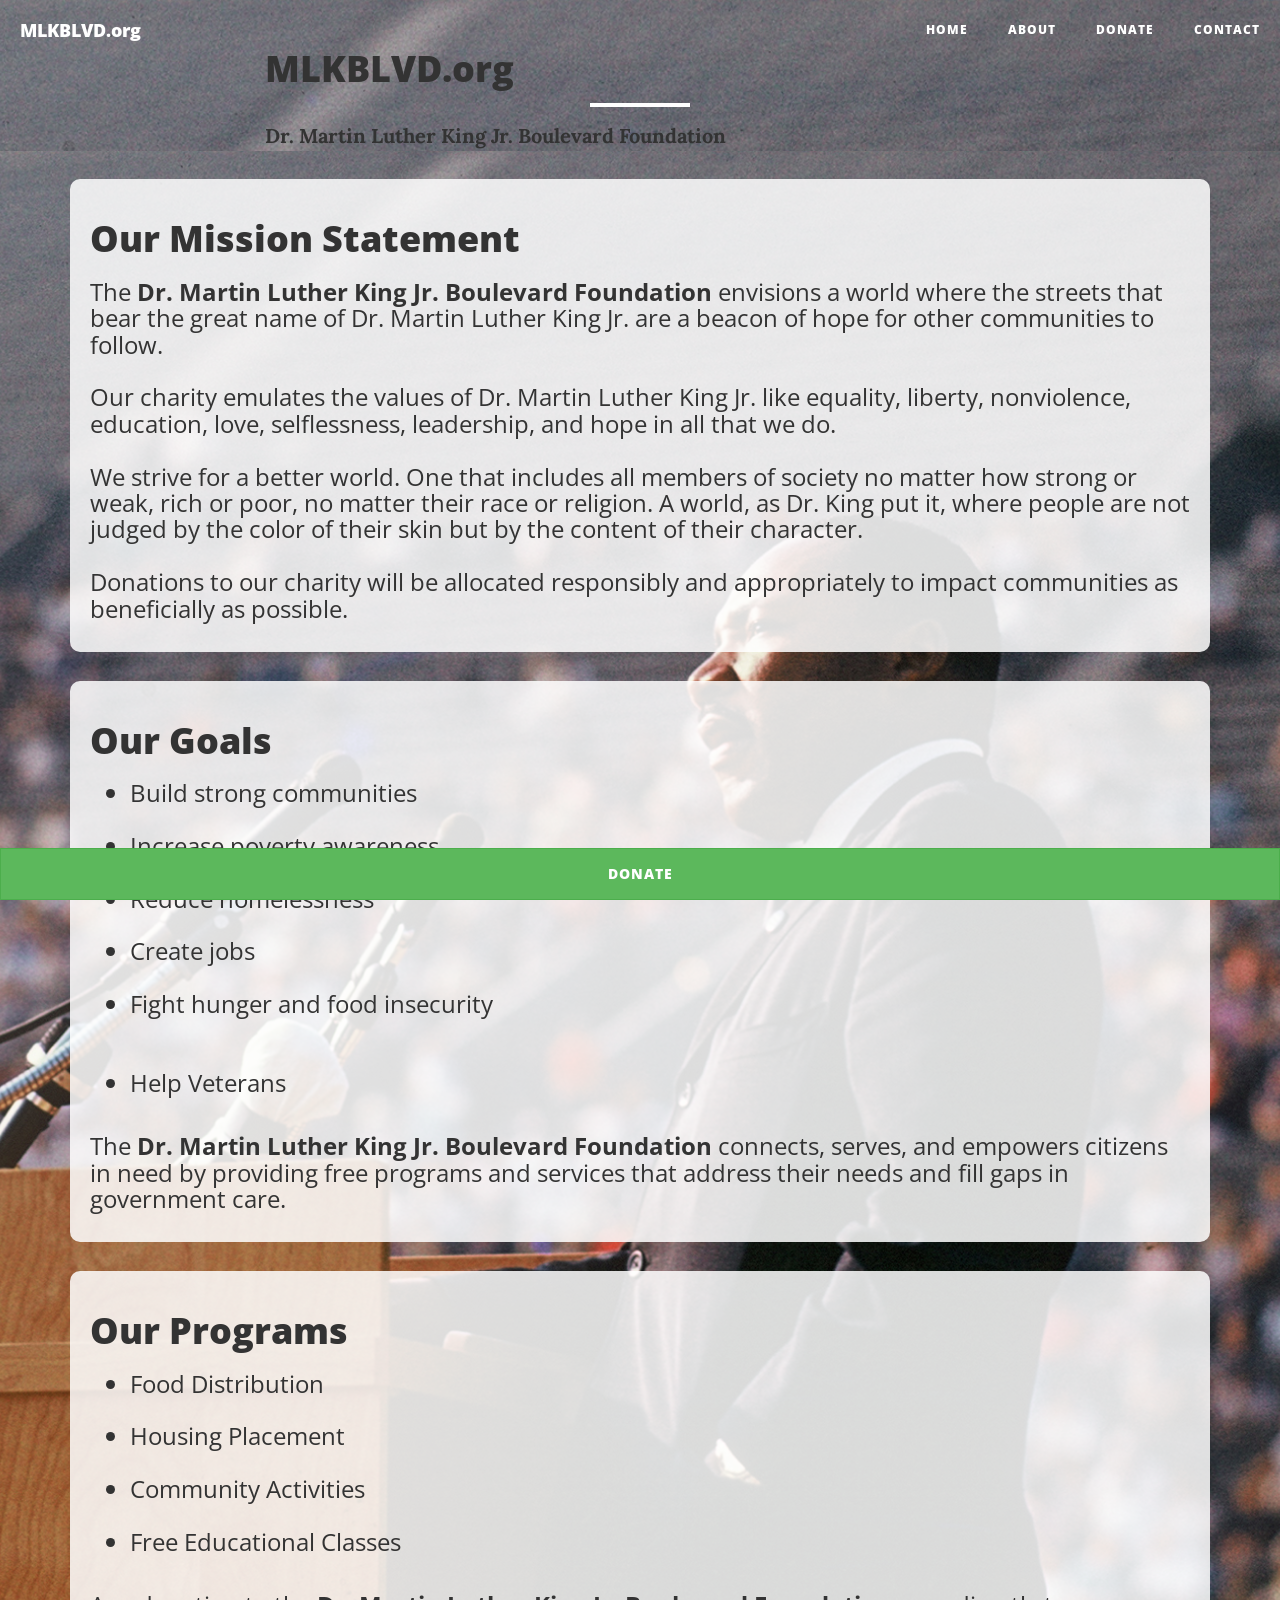
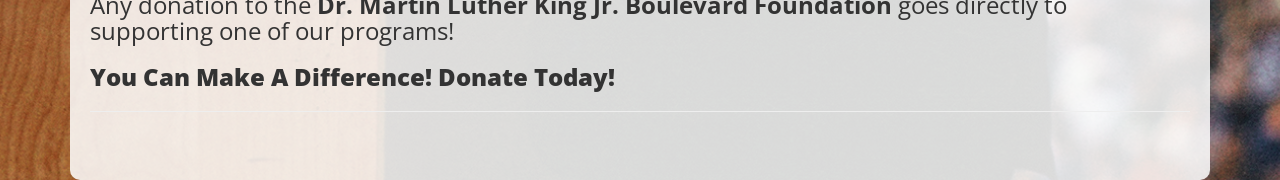
<file: index.html>
<!DOCTYPE html>

<html lang="en">

<head>


<meta charset="utf-8">
<meta http-equiv="X-UA-Compatible" content="IE=edge">
<meta name="viewport" content="width=device-width, initial-scale=1">
<meta name="description" content="">
<meta name="author" content="">

<title>MLKBLVD.org</title>
<!-- Bootstrap Core CSS -->
<link href="vendor/bootstrap/css/bootstrap.min.css" rel="stylesheet">

<!-- Theme CSS -->
<link href="css/clean-blog.min.css" rel="stylesheet">

<!-- Custom Fonts -->
<link href="vendor/font-awesome/css/font-awesome.min.css" rel="stylesheet" type="text/css">
<link href='https://fonts.googleapis.com/css?family=Lora:400,700,400italic,700italic' rel='stylesheet' type='text/css'>
<link href='https://fonts.googleapis.com/css?family=Open+Sans:300italic,400italic,600italic,700italic,800italic,400,300,600,700,800' rel='stylesheet' type='text/css'>

<!-- HTML5 Shim and Respond.js IE8 support of HTML5 elements and media queries -->
<!-- WARNING: Respond.js doesn't work if you view the page via file:// -->
<!--[if lt IE 9]>
    <script src="https://oss.maxcdn.com/libs/html5shiv/3.7.0/html5shiv.js"></script>
    <script src="https://oss.maxcdn.com/libs/respond.js/1.4.2/respond.min.js"></script>
<![endif]-->

</head>

<body>
<!-- Navigation -->
<nav class="navbar navbar-default navbar-custom navbar-fixed-top">
    <div class="container-fluid">
        <!-- Brand and toggle get grouped for better mobile display -->
        <div class="navbar-header page-scroll">
            <button type="button" class="navbar-toggle" data-toggle="collapse" data-target="#bs-example-navbar-collapse-1">
                <span class="sr-only">Toggle navigation</span>
                Menu <i class="fa fa-bars"></i>
            </button>
            <a class="navbar-brand" href="index.html">MLKBLVD.org</a>
        </div>

        <!-- Collect the nav links, forms, and other content for toggling -->
        <div class="collapse navbar-collapse" id="bs-example-navbar-collapse-1">
            <ul class="nav navbar-nav navbar-right">
                <li>
                    <a href="index.html">Home</a>
                </li>
                <li>
                    <a href="#text">About</a>
                </li>
                <li>
                    <a href="https://MLKBLVD.org/DONATE.html">Donate</a>
                </li>
                <li>
                    <a href="mailto:mlkblvd.org@gmail.com">Contact</a>
                </li>
            </ul>
        </div>
        <!-- /.navbar-collapse -->
    </div>
    <!-- /.container -->
</nav>

    <div style="background-image: url(img/mlk.jpg);background-position: 55%;background-repeat: no-repeat;background-size: cover;"><br>
    <div class="container">
        <div class="row">
            <div class="col-lg-8 col-lg-offset-2 col-md-10 col-md-offset-1">
                <div class="site-heading">
                    <h1>MLKBLVD.org</h1>
                    <hr class="small">
                    <span class="subheading"><b>Dr. Martin Luther King Jr. Boulevard Foundation</b></span>
                </div>
            </div>
        </div>
    </div>
</header>

<a href="https://MLKBLVD.org/DONATE.html" id="applyButton" class="btn btn-success btn-block" style="position:fixed;bottom:0%;z-index:100;">DONATE</a>

<div id="text" style="background-image: url(img/mlk.jpg);background-position: 55%;background-repeat: no-repeat;background-size: cover;"><br>
    <div class="container">
            <div class="post-preview">
                    <h1 class="post-title">
                        Our Mission Statement
                    </h1>
                    <h3 class="post-subtitle" style="font-weight:normal">
                        The <b>Dr. Martin Luther King Jr. Boulevard Foundation</b> envisions a world where the streets that bear the great name of Dr. Martin Luther King Jr. are a beacon of hope for other communities to follow.
                        <br><br>
                        Our charity emulates the values of Dr. Martin Luther King Jr. like equality, liberty, nonviolence, education, love, selflessness, leadership, and hope in all that we do.
                        <br><br>
                        We strive for a better world. One that includes all members of society no matter how strong or weak, rich or poor, no matter their race or religion. A world, as Dr. King put it, where people are not judged by the color of their skin but by the content of their character.
                        <br><br>
                        Donations to our charity will be allocated responsibly and appropriately to impact communities as beneficially as possible.
                        <br>

                    </h3>
            </div><br>
            <div class="post-preview" >
                    <h1 class="post-title">
                        Our Goals
                    </h1>
                    <h3 class="post-subtitle" style="font-weight:normal">
                        <ul>
                            <li>Build strong communities</li>
                            <br>
                            <li>Increase poverty awareness</li>
                            <br>
                            <li>Reduce homelessness</li>
                            <br>
                            <li>Create jobs</li>
                            <br>
                            <li>Fight hunger and food insecurity</li><br>
                            <br>
                            <li>Help Veterans</li><br>
                        </ul>
                        The <b>Dr. Martin Luther King Jr. Boulevard Foundation</b> connects, serves, and empowers citizens in need by providing free programs and services that address their needs and fill gaps in government care.
                    </h3>
            </div><br>
            <div class="post-preview">
                    <h1 class="post-title">
                        Our Programs
                    </h1>
                    <h3 class="post-subtitle" style="font-weight:normal">
                        <ul>
                            <li>Food Distribution</li>
                            <br>
                            <li>Housing Placement</li>
                            <br>
                            <li>Community Activities</li>
                            <br>
                            <li>Free Educational Classes</li><br>
                        </ul>
                        Any donation to the <b>Dr. Martin Luther King Jr. Boulevard Foundation</b> goes directly to supporting one of our programs!<br>
                        <h3>You Can Make A Difference! Donate Today!</h3>
                        <hr>
                        <br>
            </div>
        </div>
    </div>
</div>

<!-- jQuery -->
<script src="vendor/jquery/jquery.min.js"></script>

<!-- Bootstrap Core JavaScript -->
<script src="vendor/bootstrap/js/bootstrap.min.js"></script>

<!-- Contact Form JavaScript -->
<script src="js/jqBootstrapValidation.js"></script>
<script src="js/contact_me.js"></script>

<!-- Theme JavaScript -->
<script src="js/clean-blog.min.js"></script>
</body>

</html>
</file>
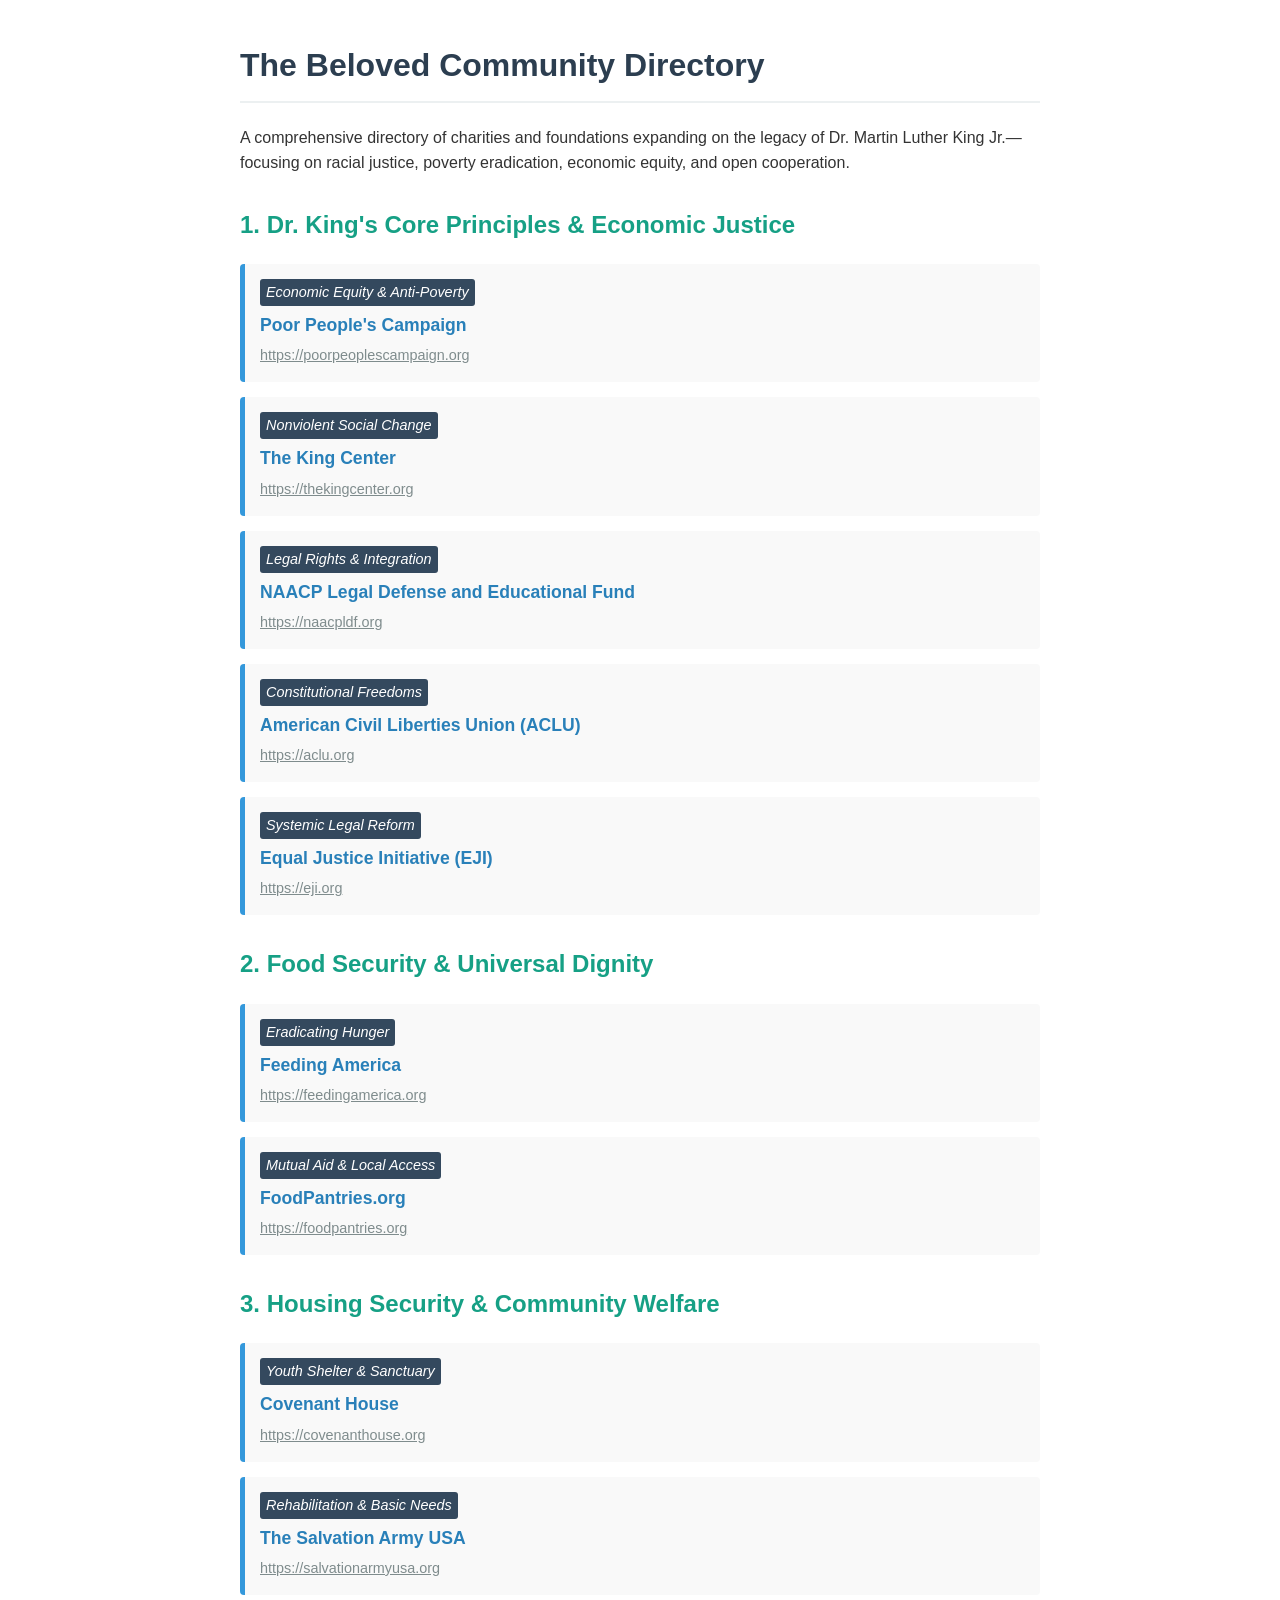
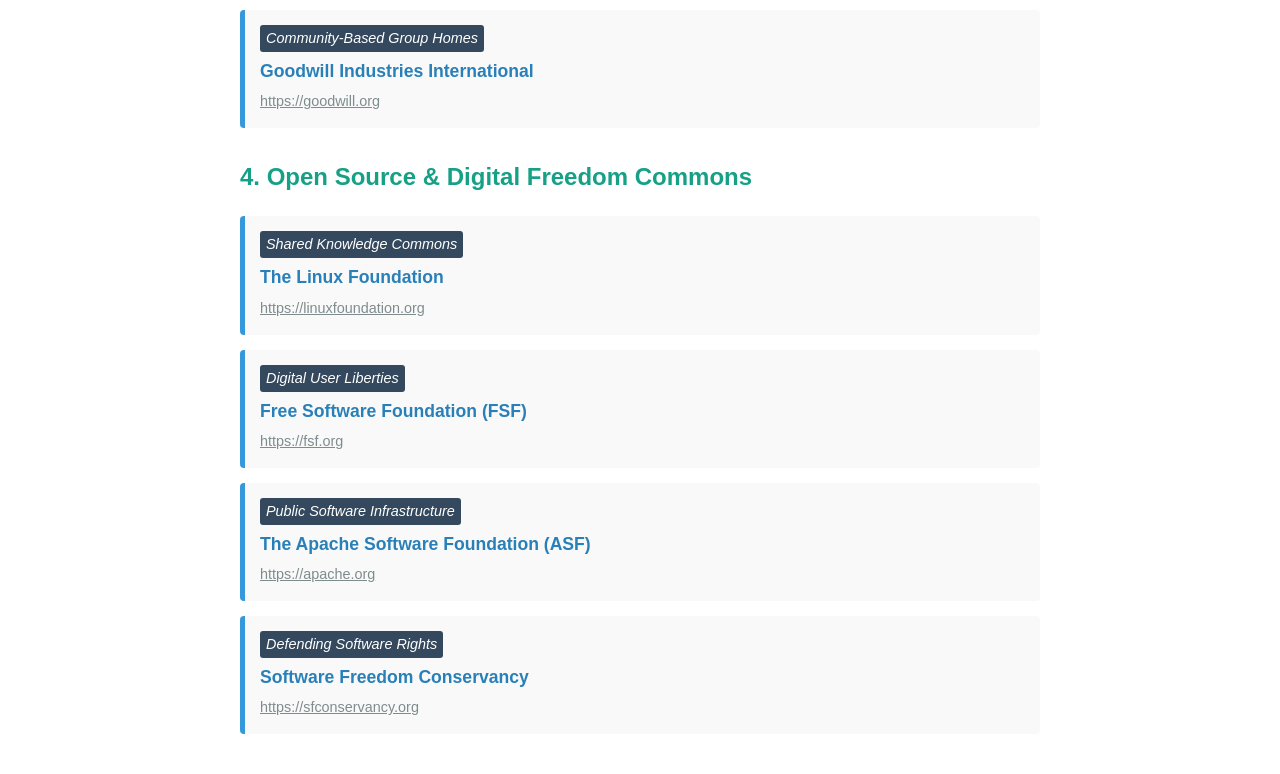
<file: DONATE.html>
<!DOCTYPE html>
<html lang="en">
<head>
    <meta charset="UTF-8">
    <meta name="viewport" content="width=device-width, initial-scale=1.0">
    <title>The Beloved Community Directory</title>
    <style>
        body {
            font-family: Arial, sans-serif;
            line-height: 1.6;
            max-width: 800px;
            margin: 40px auto;
            padding: 0 20px;
            color: #333;
        }
        h1 {
            color: #2c3e50;
            border-bottom: 2px solid #ecf0f1;
            padding-bottom: 10px;
        }
        h2 {
            color: #16a085;
            margin-top: 30px;
        }
        ul {
            list-style-type: none;
            padding: 0;
        }
        li {
            background: #f9f9f9;
            margin-bottom: 15px;
            padding: 15px;
            border-left: 5px solid #3498db;
            border-radius: 4px;
        }
        .title-link {
            font-weight: bold;
            font-size: 1.1em;
            text-decoration: none;
            color: #2980b9;
        }
        .title-link:hover {
            text-decoration: underline;
        }
        .raw-link {
            display: block;
            font-size: 0.9em;
            color: #7f8c8d;
            margin-top: 5px;
            word-break: break-all;
        }
        .principle {
            font-style: italic;
            font-size: 0.9em;
            color: #eed;
            background: #34495e;
            color: white;
            padding: 2px 6px;
            border-radius: 3px;
            display: inline-block;
            margin-bottom: 5px;
        }
    </style>
</head>
<body>

    <h1>The Beloved Community Directory</h1>
    <p>A comprehensive directory of charities and foundations expanding on the legacy of Dr. Martin Luther King Jr.—focusing on racial justice, poverty eradication, economic equity, and open cooperation.</p>

    <h2>1. Dr. King's Core Principles & Economic Justice</h2>
    <ul>
        <li>
            <span class="principle">Economic Equity & Anti-Poverty</span><br>
            <a class="title-link" href="https://poorpeoplescampaign.org">Poor People's Campaign</a>
            <a class="raw-link" href="https://poorpeoplescampaign.org">https://poorpeoplescampaign.org</a>
        </li>
        <li>
            <span class="principle">Nonviolent Social Change</span><br>
            <a class="title-link" href="https://thekingcenter.org">The King Center</a>
            <a class="raw-link" href="https://thekingcenter.org">https://thekingcenter.org</a>
        </li>
        <li>
            <span class="principle">Legal Rights & Integration</span><br>
            <a class="title-link" href="https://naacpldf.org">NAACP Legal Defense and Educational Fund</a>
            <a class="raw-link" href="https://naacpldf.org">https://naacpldf.org</a>
        </li>
        <li>
            <span class="principle">Constitutional Freedoms</span><br>
            <a class="title-link" href="https://aclu.org">American Civil Liberties Union (ACLU)</a>
            <a class="raw-link" href="https://aclu.org">https://aclu.org</a>
        </li>
        <li>
            <span class="principle">Systemic Legal Reform</span><br>
            <a class="title-link" href="https://eji.org">Equal Justice Initiative (EJI)</a>
            <a class="raw-link" href="https://eji.org">https://eji.org</a>
        </li>
    </ul>

    <h2>2. Food Security & Universal Dignity</h2>
    <ul>
        <li>
            <span class="principle">Eradicating Hunger</span><br>
            <a class="title-link" href="https://feedingamerica.org">Feeding America</a>
            <a class="raw-link" href="https://feedingamerica.org">https://feedingamerica.org</a>
        </li>
        <li>
            <span class="principle">Mutual Aid & Local Access</span><br>
            <a class="title-link" href="https://foodpantries.org">FoodPantries.org</a>
            <a class="raw-link" href="https://foodpantries.org">https://foodpantries.org</a>
        </li>
    </ul>

    <h2>3. Housing Security & Community Welfare</h2>
    <ul>
        <li>
            <span class="principle">Youth Shelter & Sanctuary</span><br>
            <a class="title-link" href="https://covenanthouse.org">Covenant House</a>
            <a class="raw-link" href="https://covenanthouse.org">https://covenanthouse.org</a>
        </li>
        <li>
            <span class="principle">Rehabilitation & Basic Needs</span><br>
            <a class="title-link" href="https://salvationarmyusa.org">The Salvation Army USA</a>
            <a class="raw-link" href="https://salvationarmyusa.org">https://salvationarmyusa.org</a>
        </li>
        <li>
            <span class="principle">Community-Based Group Homes</span><br>
            <a class="title-link" href="https://goodwill.org">Goodwill Industries International</a>
            <a class="raw-link" href="https://goodwill.org">https://goodwill.org</a>
        </li>
    </ul>

    <h2>4. Open Source & Digital Freedom Commons</h2>
    <ul>
        <li>
            <span class="principle">Shared Knowledge Commons</span><br>
            <a class="title-link" href="https://linuxfoundation.org">The Linux Foundation</a>
            <a class="raw-link" href="https://linuxfoundation.org">https://linuxfoundation.org</a>
        </li>
        <li>
            <span class="principle">Digital User Liberties</span><br>
            <a class="title-link" href="https://fsf.org">Free Software Foundation (FSF)</a>
            <a class="raw-link" href="https://fsf.org">https://fsf.org</a>
        </li>
        <li>
            <span class="principle">Public Software Infrastructure</span><br>
            <a class="title-link" href="https://apache.org">The Apache Software Foundation (ASF)</a>
            <a class="raw-link" href="https://apache.org">https://apache.org</a>
        </li>
        <li>
            <span class="principle">Defending Software Rights</span><br>
            <a class="title-link" href="https://sfconservancy.org">Software Freedom Conservancy</a>
            <a class="raw-link" href="https://sfconservancy.org">https://sfconservancy.org</a>
        </li>
    </ul>

</body>
</html>
</file>
<file: css/clean-blog.min.css>
a,
 body {
     color: #333
 }
 
 .navbar-custom .nav li a,
 .navbar-custom .navbar-brand,
 h1,
 h2,
 h3,
 h4,
 h5,
 h6 {
     font-weight: 800
 }
 
 .caption,
 .intro-header .page-heading,
 .intro-header .site-heading,
 footer .copyright {
     text-align: center
 }
 
 body {
     font-family: Lora, 'Times New Roman', serif;
     font-size: 20px;
     -webkit-tap-highlight-color: #0085A1
 }
 
 .intro-header .page-heading .subheading,
 .intro-header .post-heading .subheading,
 .intro-header .site-heading .subheading,
 .navbar-custom,
 h1,
 h2,
 h3,
 h4,
 h5,
 h6 {
     font-family: 'Open Sans', 'Helvetica Neue', Helvetica, Arial, sans-serif
 }
 
 p {
     line-height: 1.5;
     margin: 30px 0
 }
 
 p a {
     text-decoration: underline
 }
 
 a:focus,
 a:hover {
     color: #0085A1
 }
 
 a img:focus,
 a img:hover {
     cursor: zoom-in
 }
 
 blockquote {
     color: #777;
     font-style: italic
 }
 
 hr.small {
     max-width: 100px;
     margin: 15px auto;
     border-width: 4px;
     border-color: #fff
 }
 
 .navbar-custom {
     position: absolute;
     top: 0;
     left: 0;
     width: 100%;
     z-index: 3
 }
 
 .navbar-custom .navbar-header .navbar-toggle {
     color: #777;
     font-weight: 800;
     text-transform: uppercase;
     font-size: 12px
 }
 
 .navbar-custom .nav li a {
     text-transform: uppercase;
     font-size: 12px;
     letter-spacing: 1px
 }
 
 @media only screen and (min-width:768px) {
     .navbar-custom {
         background: 0 0;
         border-bottom: 1px solid transparent
     }
     .navbar-custom .navbar-brand {
         color: #fff;
         padding: 20px
     }
     .navbar-custom .navbar-brand:focus,
     .navbar-custom .navbar-brand:hover {
         color: rgba(255, 255, 255, .8)
     }
     .navbar-custom .nav li a {
         color: #fff;
         padding: 20px
     }
     .navbar-custom .nav li a:focus,
     .navbar-custom .nav li a:hover {
         color: rgba(255, 255, 255, .8)
     }
     .navbar-custom .nav li ul.dropdown-menu a {
         color: #333
     }
     .navbar-custom .nav li ul.dropdown-menu a:focus,
     .navbar-custom .nav li ul.dropdown-menu a:hover {
         color: #0085A1
     }
 }
 
 @media only screen and (min-width:1170px) {
     .navbar-custom {
         -webkit-transition: background-color .3s;
         -moz-transition: background-color .3s;
         transition: background-color .3s;
         -webkit-transform: translate3d(0, 0, 0);
         -moz-transform: translate3d(0, 0, 0);
         -ms-transform: translate3d(0, 0, 0);
         -o-transform: translate3d(0, 0, 0);
         transform: translate3d(0, 0, 0);
         -webkit-backface-visibility: hidden;
         backface-visibility: hidden
     }
     .navbar-custom.is-fixed {
         position: fixed;
         top: -61px;
         background-color: rgba(255, 255, 255, .9);
         border-bottom: 1px solid #f2f2f2;
         -webkit-transition: -webkit-transform .3s;
         -moz-transition: -moz-transform .3s;
         transition: transform .3s
     }
     .navbar-custom.is-fixed .navbar-brand {
         color: #333
     }
     .navbar-custom.is-fixed .navbar-brand:focus,
     .navbar-custom.is-fixed .navbar-brand:hover {
         color: #0085A1
     }
     .navbar-custom.is-fixed .nav li a {
         color: #333
     }
     .navbar-custom.is-fixed .nav li a:focus,
     .navbar-custom.is-fixed .nav li a:hover {
         color: #0085A1
     }
     .navbar-custom.is-visible {
         -webkit-transform: translate3d(0, 100%, 0);
         -moz-transform: translate3d(0, 100%, 0);
         -ms-transform: translate3d(0, 100%, 0);
         -o-transform: translate3d(0, 100%, 0);
         transform: translate3d(0, 100%, 0)
     }
 }
 
 .intro-header {
     background: center center no-repeat;
     -webkit-background-size: cover;
     -moz-background-size: cover;
     background-size: cover;
     -o-background-size: cover;
     margin-bottom: 50px
 }
 
 .intro-header .page-heading,
 .intro-header .post-heading,
 .intro-header .site-heading {
     padding: 100px 0 50px;
     color: #fff
 }
 
 .intro-header .page-heading h1,
 .intro-header .site-heading h1 {
     margin-top: 0;
     font-size: 50px
 }
 
 .intro-header .page-heading .subheading,
 .intro-header .site-heading .subheading {
     font-size: 24px;
     line-height: 1.1;
     display: block;
     font-weight: 300;
     margin: 10px 0 0
 }
 
 @media only screen and (min-width:768px) {
     .intro-header .page-heading,
     .intro-header .post-heading,
     .intro-header .site-heading {
         padding: 150px 0
     }
     .intro-header .page-heading h1,
     .intro-header .site-heading h1 {
         font-size: 80px
     }
 }
 
 .intro-header .post-heading h1 {
     font-size: 35px
 }
 
 .intro-header .post-heading .meta,
 .intro-header .post-heading .subheading {
     line-height: 1.1;
     display: block
 }
 
 .intro-header .post-heading .subheading {
     font-size: 24px;
     margin: 10px 0 30px;
     font-weight: 600
 }
 
 .intro-header .post-heading .meta {
     font-family: Lora, 'Times New Roman', serif;
     font-style: italic;
     font-weight: 300;
     font-size: 20px
 }
 
 .intro-header .post-heading .meta a {
     color: #fff
 }
 
 @media only screen and (min-width:768px) {
     .intro-header .post-heading h1 {
         font-size: 55px
     }
     .intro-header .post-heading .subheading {
         font-size: 30px
     }
 }

 .post-preview {
     background: rgba(255,255,255,0.85);
     padding: 20px;
     border-radius: 10px;
  }
 
 .post-preview>a {
     color: #333;
 }
 
 .post-preview>a:focus,
 .post-preview>a:hover {
     text-decoration: none;
     color: #0085A1
 }
 
 .post-preview>a>.post-title {
     font-size: 30px;
     margin-top: 30px;
     margin-bottom: 10px
 }
 
 .post-preview>a>.post-subtitle {
     margin: 0 0 10px;
     font-weight: 300
 }
 
 .post-preview>.post-meta {
     color: #777;
     font-size: 18px;
     font-style: italic;
     margin-top: 0
 }
 
 .post-preview>.post-meta>a {
     text-decoration: none;
     color: #333
 }
 
 .post-preview>.post-meta>a:focus,
 .post-preview>.post-meta>a:hover {
     color: #0085A1;
     text-decoration: underline
 }
 
 @media only screen and (min-width:768px) {
     .post-preview>a>.post-title {
         font-size: 36px
     }
 }
 
 .section-heading {
     font-size: 36px;
     margin-top: 60px;
     font-weight: 700
 }
 
 .btn,
 .pager li>a,
 .pager li>span {
     font-family: 'Open Sans', 'Helvetica Neue', Helvetica, Arial, sans-serif;
     text-transform: uppercase;
     font-weight: 800;
     letter-spacing: 1px
 }
 
 .caption {
     font-size: 14px;
     padding: 10px;
     font-style: italic;
     margin: 0;
     display: block;
     border-bottom-right-radius: 5px;
     border-bottom-left-radius: 5px
 }
 
 footer {
     padding: 50px 0 65px
 }
 
 footer .list-inline {
     margin: 0;
     padding: 0
 }
 
 footer .copyright {
     font-size: 14px;
     margin-bottom: 0
 }
 
 .floating-label-form-group {
     font-size: 14px;
     position: relative;
     margin-bottom: 0;
     padding-bottom: .5em;
     border-bottom: 1px solid #eee
 }
 
 .floating-label-form-group input,
 .floating-label-form-group textarea {
     z-index: 1;
     position: relative;
     padding-right: 0;
     padding-left: 0;
     border: none;
     border-radius: 0;
     font-size: 1.5em;
     background: 0 0;
     box-shadow: none!important;
     resize: none
 }
 
 .floating-label-form-group label {
     display: block;
     z-index: 0;
     position: relative;
     top: 2em;
     margin: 0;
     font-size: .85em;
     line-height: 1.764705882em;
     vertical-align: middle;
     vertical-align: baseline;
     opacity: 0;
     -webkit-transition: top .3s ease, opacity .3s ease;
     -moz-transition: top .3s ease, opacity .3s ease;
     -ms-transition: top .3s ease, opacity .3s ease;
     transition: top .3s ease, opacity .3s ease
 }
 
 .floating-label-form-group::not(:first-child) {
     padding-left: 14px;
     border-left: 1px solid #eee
 }
 
 .floating-label-form-group-with-value label {
     top: 0;
     opacity: 1
 }
 
 .floating-label-form-group-with-focus label {
     color: #0085A1
 }
 
 form .row:first-child .floating-label-form-group {
     border-top: 1px solid #eee
 }
 
 .btn {
     font-size: 14px;
     border-radius: 0;
     padding: 15px 25px
 }
 
 .btn-lg {
     font-size: 16px;
     padding: 25px 35px
 }
 
 .btn-default:focus,
 .btn-default:hover {
     background-color: #0085A1;
     border: 1px solid #0085A1;
     color: #fff
 }
 
 .pager {
     margin: 20px 0 0
 }
 
 .pager li>a,
 .pager li>span {
     font-size: 14px;
     padding: 15px 25px;
     background-color: #fff;
     border-radius: 0
 }
 
 .pager li>a:focus,
 .pager li>a:hover {
     color: #fff;
     background-color: #0085A1;
     border: 1px solid #0085A1
 }
 
 .pager .disabled>a,
 .pager .disabled>a:focus,
 .pager .disabled>a:hover,
 .pager .disabled>span {
     color: #777;
     background-color: #333;
     cursor: not-allowed
 }
 
 ::-moz-selection {
     color: #fff;
     text-shadow: none;
     background: #0085A1
 }
 
 ::selection {
     color: #fff;
     text-shadow: none;
     background: #0085A1
 }
 
 img::selection {
     color: #fff;
     background: 0 0
 }
 
 img::-moz-selection {
     color: #fff;
     background: 0 0
 };
</file>
